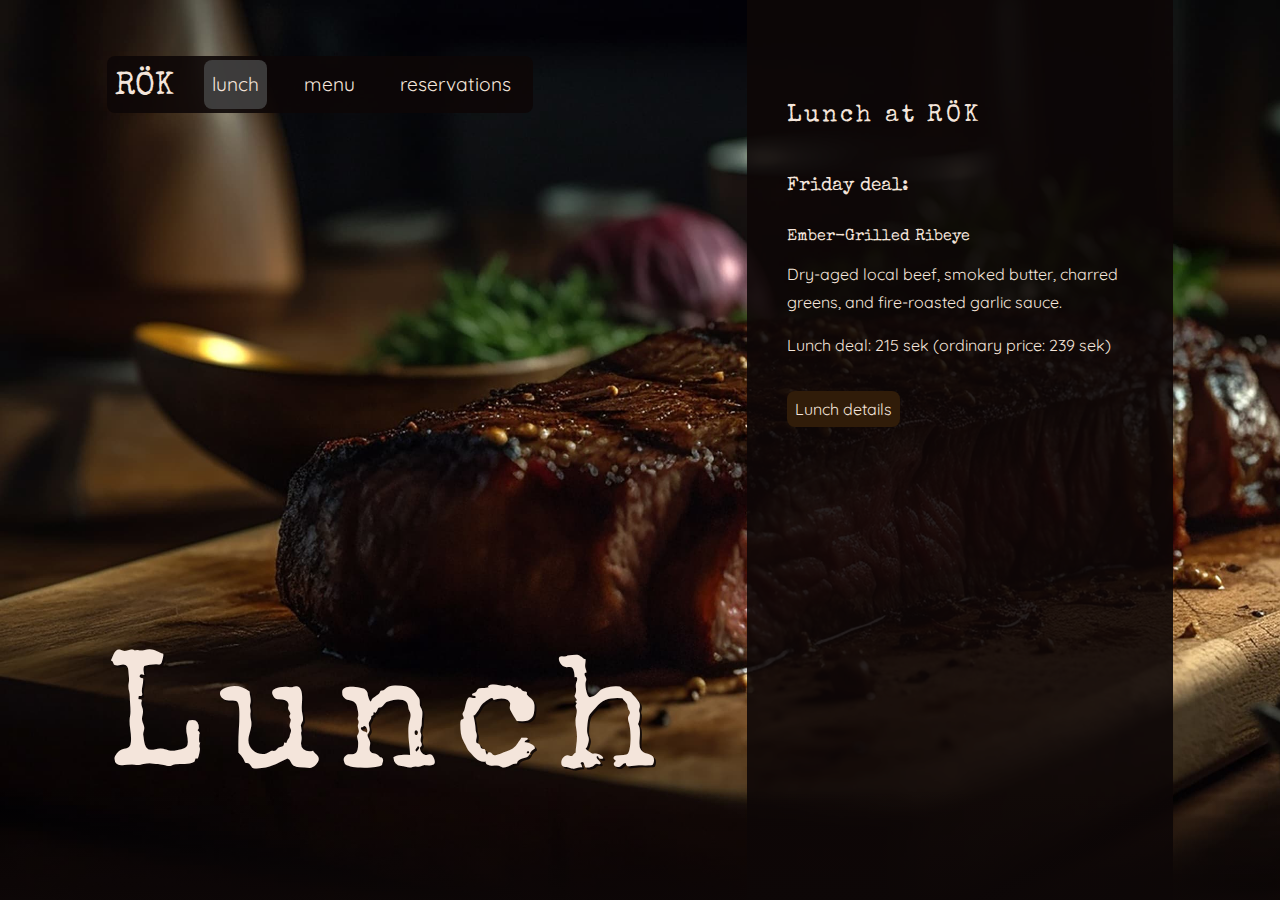
<file: pages/lunch.html>
<!DOCTYPE html>
<html lang="en">

<head>
    <meta charset="UTF-8">
    <meta name="viewport" content="width=device-width, initial-scale=1.0">
    <title>Lunch offers at RÖK</title>
    <link rel="stylesheet" href="../styles/main.css">

    <link rel="stylesheet" href="https://cdnjs.cloudflare.com/ajax/libs/font-awesome/6.7.2/css/all.min.css">

    <link rel="preconnect" href="https://fonts.googleapis.com">
    <link rel="preconnect" href="https://fonts.gstatic.com" crossorigin>
    <link href="https://fonts.googleapis.com/css2?family=Quicksand:wght@300..700&family=Special+Elite&display=swap"
        rel="stylesheet">

    <script src="../script/navMenuScript.js" defer></script>
    <script src="../script/class_MenuItem.js" defer></script>
    <script src="../script/foodProcessor.js" defer></script>
</head>

<body id="lunch">
    <header id="top-header">
        <!-- The script adds the menu here -->
    </header>

    <main class="main-box">
        <h2>Lunch at RÖK</h2>
        <section class="weekday-lunch">
            <h3 id="weekday">Monday</h3>
            <article class="lunch-dish">
               <h4 id="lunch-dish-heading"> Lunch offer 
            </h4>                <!--Today's lunch offer will be inserted here through script-->
            </article>
            <button id="detailed-lunch-info-button">Lunch details</button>
            <article id="detailed-lunch-info" style="display:none">
                <h4>Details</h4>
                <p>Lunch offers are available on non-holiday weekdays, Monday through Friday</p>
                <p>Serving hours: 11:00 - 14:00</p>
                <p>Pricing: The dish on offer is always 10% off the regular menu</p>
                <p>Water and soft drinks are included in the price</p>
                <p>Complement your lunch with freshly brewed coffee and fika for an additional 25 sek</p>
            </article>
        </section>
    </main>

    <header id="title">
        <h1>Lunch</h1>
    </header>
    
    <footer>
    </footer>
</body>

</html>
</file>
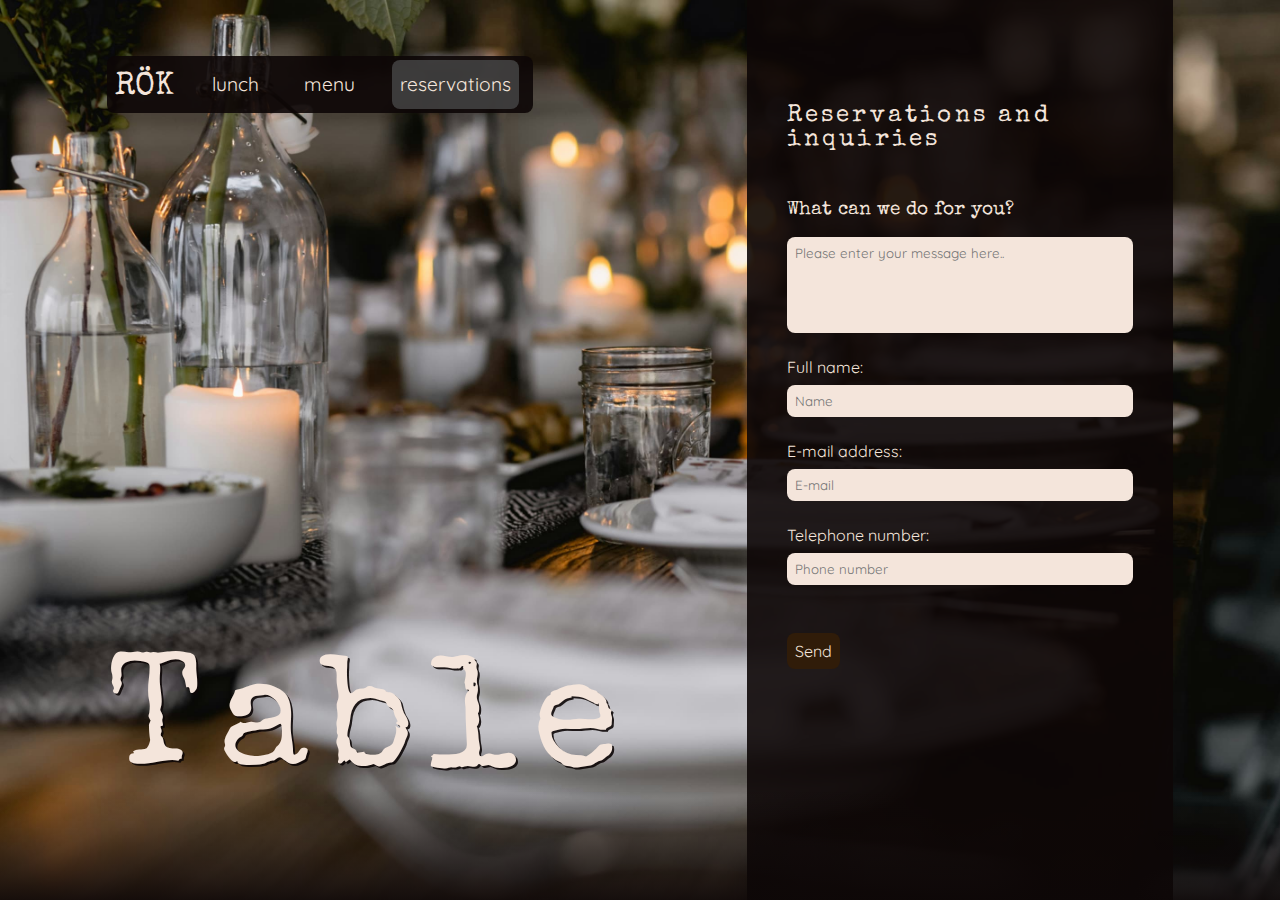
<file: pages/reservations.html>
<!DOCTYPE html>
<html lang="en">

<head>
    <meta charset="UTF-8">
    <meta name="viewport" content="width=device-width, initial-scale=1.0">
    <title>Make a reservation</title>
    <link rel="stylesheet" href="../styles/main.css">

    <link rel="stylesheet" href="https://cdnjs.cloudflare.com/ajax/libs/font-awesome/6.7.2/css/all.min.css">

    <link rel="preconnect" href="https://fonts.googleapis.com">
    <link rel="preconnect" href="https://fonts.gstatic.com" crossorigin>
    <link href="https://fonts.googleapis.com/css2?family=Quicksand:wght@300..700&family=Special+Elite&display=swap"
        rel="stylesheet">

    <script src="../script/navMenuScript.js" defer></script>
    <script src="../script/formValidation.js" defer></script>
</head>

<body id="reservations">

    <header id="top-header">
        <!-- The script adds the menu here -->
    </header>
    <main class="main-box">
        <h2>Reservations and inquiries</h2>
        <h3>What can we do for you?</h3>

        <form id="res-inq-form" name="res-inq-form">
            <!-- if I actually wanted this to work I'd have to define method and action-->
            <textarea id="free_text" placeholder="Please enter your message here.." name="free_text"></textarea>
            <label for="name">Full name:</label>
            <input type="text" id="name" name="name" placeholder="Name">
            <label for="email">E-mail address:</label>
            <input type="text" id="email" placeholder="E-mail" name="email">
            <label for="phone">Telephone number:</label>
            <input type="text" id="phone" placeholder="Phone number">
            <button id="submit-btn" type="submit">Send</button>
        </form>
        <div id="error-box">        <!-- The script adds any errors here --></div>
    </main>

    <header id="title">
        <h1>Table</h1>
    </header>
    
    <footer>
    </footer>
</body>

</html>
</file>
<file: styles/main.css>
:root {
    --main-bg-color: rgba(13, 7, 7, 0.9);
    --secondary-bg-color: #301c09;
    --tertiary-bg-color: rgba(71, 71, 71, 0.8);
    --main-text-color: #f4e5db;
    --gap-width: 0.5rem;
    --font-size1: 0.8rem;
    --font-size2: 1rem;
    --font-size3: 1.2rem;
}

* {
    box-sizing: border-box;
    padding: 0;
    margin: 0;
    border: none;
    color: var(--main-text-color);
}

body {
    background-color: var(--main-bg-color);
    background-repeat: no-repeat;
    background-size: cover;
    display: grid;
    grid-template: 1fr repeat(3, 2fr) 1fr / repeat(12, 1fr);
    /*shorthand for grid rows and columns*/
    height: 100vh;
}

/*different backgrounds for different pages*/

body#index {
    background-image: url("../img/bg_plated_food.jpg");
}

body#lunch {
    background-image: url("../img/bg_lunch.jpg");
}

body#menu {
    background-image: url("../img/bg_fire.jpg");
}

body#reservations {
    background-image: url("../img/bg-ambience.jpg");
}

/* General content & container styling */
p,
span {
    font-family: "Quicksand", sans-serif;
    line-height: 1.7;
    margin-bottom: var(--gap-width);
}

a {
    text-decoration: none;
    font-family: "Quicksand", sans-serif;
    line-height: 1.7;
}

button {
    background-color: var(--secondary-bg-color);
    padding: var(--gap-width);
    border-radius: var(--gap-width);
    font-family: "Quicksand", sans-serif;
    cursor: pointer;
    font-size: var(--font-size2);
    margin: calc(var(--gap-width) * 3) 0;
    transition: transform 0.2s ease-in-out;
}

button:active {
    transform: scale(0.95);
}

h1,
h2,
h3,
h4 {
    font-family: "Special Elite", serif;
    font-weight: 400;
    font-style: normal;
}

.main-box {
    padding: calc(var(--gap-width)*3) calc(var(--gap-width) * 5);
    padding-bottom: calc(var(--gap-width) * 10);
    grid-column: 8 / -2;
    grid-row: 1 / -1;
    background-color: var(--main-bg-color);
    overflow: scroll;
    scrollbar-width: none;
}


main h2 {
    margin-top: calc(var(--gap-width) * 10);
    letter-spacing: 0.2rem;
}

main h3 {
    margin-top: calc(var(--gap-width) * 5);
    margin-bottom: 0;
    line-height: 2;
}

main h4 {
    margin-top: calc(var(--gap-width) * 3);
    margin-bottom: 0;
}

main p {
    margin-top: calc(var(--gap-width) * 2);
}


/* NAV BAR */
#top-header {
    grid-column: 2 / span 4;
    grid-row: 1 / span 1;
    display: flex;
    flex-direction: row;
    background-color: var(--main-bg-color);
    height: 50%;
    /*of the grid row, which is 1fr*/
    align-self: end;
    border-radius: var(--gap-width);
    font-size: var(--font-size3);
}

nav {
    width: 100%;
    height: 100%;
    display: flex;
    flex-direction: row;
    align-items: center;
}

#nav-list {
    display: flex;
    flex-direction: row;
    justify-content: space-around;
    align-items: center;
    width: 100%;
    height: 100%;
    padding-left: 1rem;
}

#nav-list li {
    display: block;
    font-family: "Quicksand", sans-serif;
    padding: var(--gap-width)
}

#nav-list li.active {
    background-color: var(--tertiary-bg-color);
    border-radius: var(--gap-width);
}

#logo-link {
    font-size: 2rem;
    font-family: "Special Elite", serif;
    margin-left: var(--gap-width);
    padding-top: 2%;
}

/* BIG PAGE TITLE */
#title {
    grid-row: -3 / span 1;
    grid-column: 2 / 7;
    align-self: end;
    letter-spacing: 1rem;
}

#title h1 {
    font-size: 10rem;
    line-height: 7rem;
    filter: drop-shadow(2px 2px var(--main-bg-color));
}

/*footer*/
footer {
    grid-column: 1 / -1;
    grid-row: -1 / -2;
    display: flex;
    align-items: flex-end;
    justify-content: left;
    height: 100%;
    padding: 1rem;
    padding-left: calc(100vw / 12);
    background-image: linear-gradient(rgba(255, 255, 255, 0), var(--main-bg-color));
}

/*Pace specific css for INDEX */
aside {
    background-color: var(--main-bg-color);
    margin: var(--gap-width) 0;
    border-radius: var(--gap-width);
    padding: calc(var(--gap-width)*3) calc(var(--gap-width) * 5);
}

aside h2 {
    margin-top: calc(var(--gap-width) * 2);
    margin-bottom: calc(var(--gap-width) * 2);
    letter-spacing: 0.2rem;
}

#about-us-main {
    grid-column: 8 / -2;
    grid-row: 3 / -1;
    overflow: scroll;
    scrollbar-width: none;
}

#menu-main {
    grid-column: 8 / -2;
    grid-row: 1 /3;
    display: flex;
    flex-direction: column;
    background-position: center bottom;
    background-image: url("../img/burger.jpg");
    background-size: cover;
    background-repeat: no-repeat;
    padding-bottom: calc(var(--gap-width) * 2);
}

.logo {
    font-family: "Special Elite", serif;
    letter-spacing: 0.10rem;
    font-weight: 400;
}

/*Page specific css for LUNCH: */
#detailed-lunch-info {
    font-style: italic;
}

/*Pace specific css for MENU */

/* Added a grid for each dish item to keep the information in order */
.dish-article {
    padding-bottom: calc(var(--gap-width) * 3);
    display: grid;
    grid-template-areas:
        "a a a b"
        "c c c c"
        "d d d d"
        "e e e e"
        "f f f f"
}

/* > = child combinator, targets only the second elements that are direct children of the first */

/*heading*/
.dish-article>h4:nth-of-type(1) {
    grid-area: a;
    display: inline-block;
}

/*add to cart-symbol*/
.dish-article>h4:nth-of-type(2) {
    grid-area: b;
    display: inline-block;
    text-align: right;
}

/*dish description in cart*/
.dish-article>p:nth-of-type(1) {
    grid-area: c;
}

.dish-article>p:nth-of-type(2) {
    grid-area: d;
    margin-top: 0;
}

/*Dietary requirements*/
.dish-info {
    font-size: var(--font-size1);
    padding: 0;
    margin: 0;
    font-style: italic;
    grid-area: d;
    width: 100%;
}

/*allergens*/
p.dish-info:nth-of-type(2) {
    grid-area: e;
}

/*buttons for filtering menu items*/
#buttonbox {
    display: flex;
    width: 100%;
    justify-content: space-between;
}

#starters-button,
#main-button,
#dessert-button {
    width: 27%;
    cursor: pointer;
}

#shopping-button {
    width: 2rem;
}

.fa-cart-plus:active {
    transform: scale(1.1);
}

/* all icons I've used from font-awesome have this class. Carts and wastebins.*/
.fa-solid {
    cursor: pointer;
}

/*Page specific css for RESERVATIONS: */
#res-inq-form {
    width: 100%;
    font-family: "Quicksand", sans-serif;
}

#name,
#email,
#phone,
#free_text {
    width: 100%;
    display: block;
    border-radius: var(--gap-width);
    background-color: var(--main-text-color);
    color: var(--secondary-bg-color);
    padding-left: var(--gap-width);
    font-family: "Quicksand", sans-serif;
    margin-top: var(--gap-width);
    margin-bottom: calc(3 * var(--gap-width));
}

input:focus,
#free_text:focus {
    outline: solid var(--secondary-bg-color);
}

#free_text {
    height: 6rem;
    padding: var(--gap-width);
    resize: none;
}

#name,
#email,
#phone {
    height: 2rem;
}

#error-box {
    text-align: center;
}

#error-box ul {
    font-family: "Quicksand", sans-serif;
    width: 90%;
    font-weight: bold;
    margin-left: auto;
    margin-right: auto;
    align-self: center;
    list-style: none;
}

#error-box ul li {
    text-decoration: none;
    font-weight: normal;
}

@media only screen and (max-width: 1100px) {
    body {
        grid-template: 8rem 6rem 1fr/2fr 4fr 2fr;
        min-height: 100vh;
        background-attachment: fixed;
    }


    #top-header {
        grid-column: 2 / span 1;
        grid-row: 2 / span 1;
        position: sticky;
        top: 0;
        min-width: 380px;
        height: 50%;
    }

    #nav-list li {
        padding: 0 var(--gap-width)
    }

    footer {
        display: none;
    }

    #title {
        grid-column: 2/ span 1;
        grid-row: 1 / span 1;
        margin-top: 5rem;
    }

    #title h1 {
        font-size: 6rem;
        line-height: 3rem;
    }


    .main-box {
        grid-column: 2/ span 1;
        grid-row: 3 / span 1;
        overflow: visible;
        margin: var(--gap-width) 0;
        border-radius: var(--gap-width);
        padding: calc(var(--gap-width)*3) calc(var(--gap-width) * 5);
    }

    .main-box h2 {
        margin-top: 2rem;
    }


    /*only for index.html */
    #about-us-main {
        grid-column: 2/ span 1;
        grid-row: 3 / span 1;
        overflow: visible;
    }

    #menu-main {
        display: none;
    }
}

@media only screen and (max-width: 750px) {

    body {
        grid-template: 8rem 6rem 1fr/1fr 7fr 1fr;
        min-height: 100vh;
    }
}

@media only screen and (max-width: 550px) {

    body {
        grid-template: 8rem 6rem 1fr/0.5fr 6fr 0.5fr;
        min-height: 100vh;
    }
}
</file>
